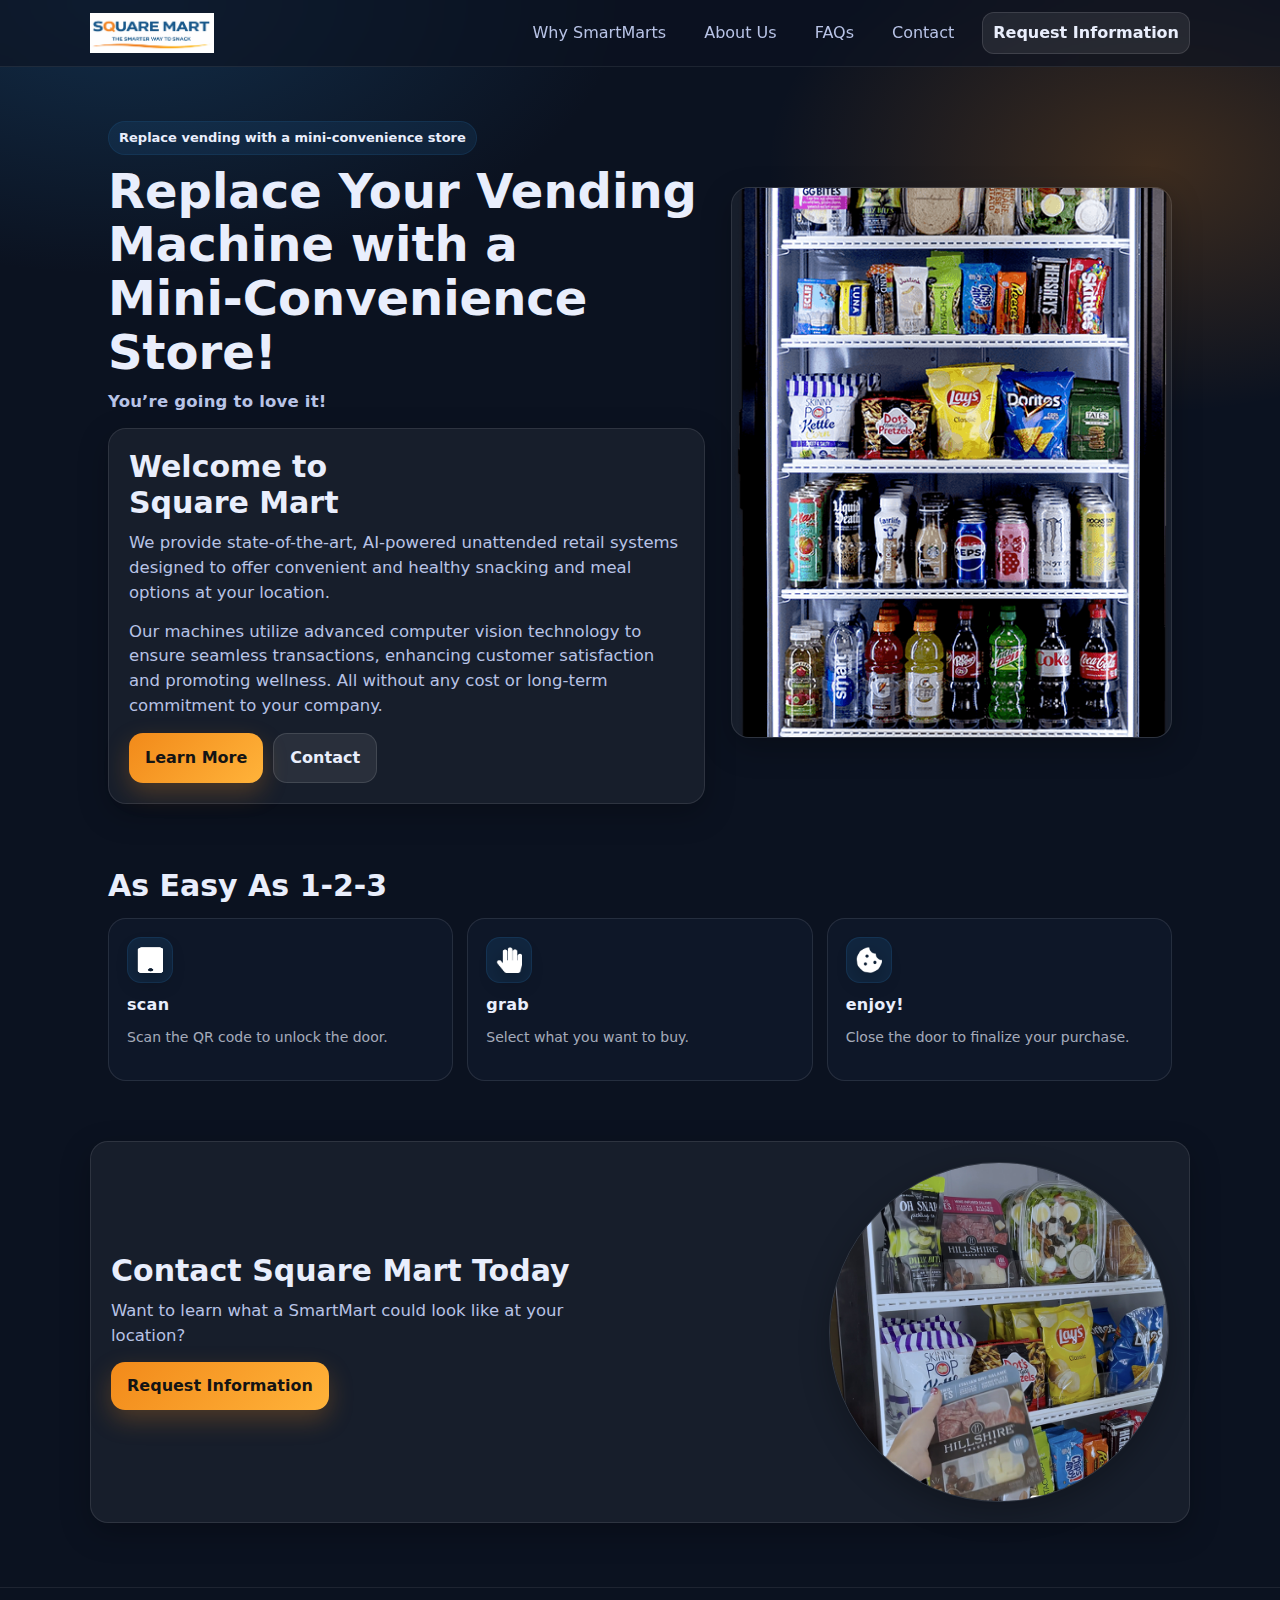
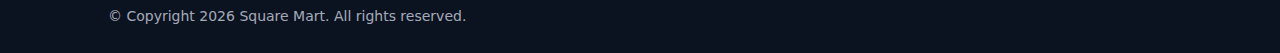
<file: index.html>
<!doctype html>
<html lang="en">
<head>
  <meta charset="utf-8"/>
  <meta name="viewport" content="width=device-width,initial-scale=1"/>
  <title>Home | Square Mart</title>
  <link rel="stylesheet" href="assets/css/style.css"/>
  <meta name="description" content="Square Mart provides AI-powered unattended retail systems: snacks, drinks, and fresh meal options with a frictionless grab-and-go experience."/>
</head>
<body>
  <header class="topbar">
    <div class="container nav">
      <a class="brand" href="index.html" aria-label="Square Mart Home">
        <img src="assets/img/smart-mart-logo-1.png" alt="Square Mart logo"/>
      </a>
      <nav class="navlinks" aria-label="Primary">
        <a class="" href="why-smartmarts/">Why SmartMarts</a>
        <a class="" href="about-us/">About Us</a>
        <a class="" href="faqs/">FAQs</a>
        <a class="" href="contact/">Contact</a>
        <a class="button secondary" href="contact/">Request Information</a>
      </nav>
    </div>
  </header>

  
<main>
  <section class="hero">
    <div class="container heroGrid">
      <div>
        <div class="kicker">Replace vending with a mini-convenience store</div>
        <h1>Replace Your Vending Machine with a Mini‑Convenience Store!</h1>
        <p class="hEyebrow">You’re going to love it!</p>

        <div class="card">
          <h2>Welcome to<br/>Square Mart</h2>
          <p>We provide state-of-the-art, AI-powered unattended retail systems designed to offer convenient and healthy snacking and meal options at your location.</p>
          <p>Our machines utilize advanced computer vision technology to ensure seamless transactions, enhancing customer satisfaction and promoting wellness. All without any cost or long-term commitment to your company.</p>
          <div style="display:flex; gap:10px; flex-wrap:wrap; margin-top: 10px">
            <a class="button" href="why-smartmarts/">Learn More</a>
            <a class="button secondary" href="contact/">Contact</a>
          </div>
        </div>
      </div>

      <div class="heroCard">
        <img class="heroImg" src="assets/img/All-In-One-Straight4-trimmed.png" alt="SmartMart refrigerated grab-and-go machine"/>
      </div>
    </div>
  </section>

  <section class="section">
    <div class="container">
      <h2>As Easy As 1‑2‑3</h2>
      <div class="grid3" style="margin-top:14px">
        <div class="step">
          <div class="stepIcon"><img src="assets/img/mobile.png" alt="Phone icon"/></div>
          <div class="stepTitle">scan</div>
          <p class="small">Scan the QR code to unlock the door.</p>
        </div>
        <div class="step">
          <div class="stepIcon"><img src="assets/img/hand-paper.png" alt="Hand icon"/></div>
          <div class="stepTitle">grab</div>
          <p class="small">Select what you want to buy.</p>
        </div>
        <div class="step">
          <div class="stepIcon"><img src="assets/img/cookie-bite.png" alt="Snack icon"/></div>
          <div class="stepTitle">enjoy!</div>
          <p class="small">Close the door to finalize your purchase.</p>
        </div>
      </div>
    </div>
  </section>

  <section class="section">
    <div class="container card">
      <div class="split">
        <div>
          <h2>Contact Square Mart Today</h2>
          <p>Want to learn what a SmartMart could look like at your location?</p>
          <a class="button" href="contact/">Request Information</a>
        </div>
        <img class="roundImg" src="assets/img/circle-image.jpg" alt="Inside a SmartMart with snacks and fresh items"/>
      </div>
    </div>
  </section>
</main>


  <footer class="footer">
    <div class="container">
      © Copyright 2026 Square Mart. All rights reserved.
    </div>
  </footer>
</body>
</html>
</file>
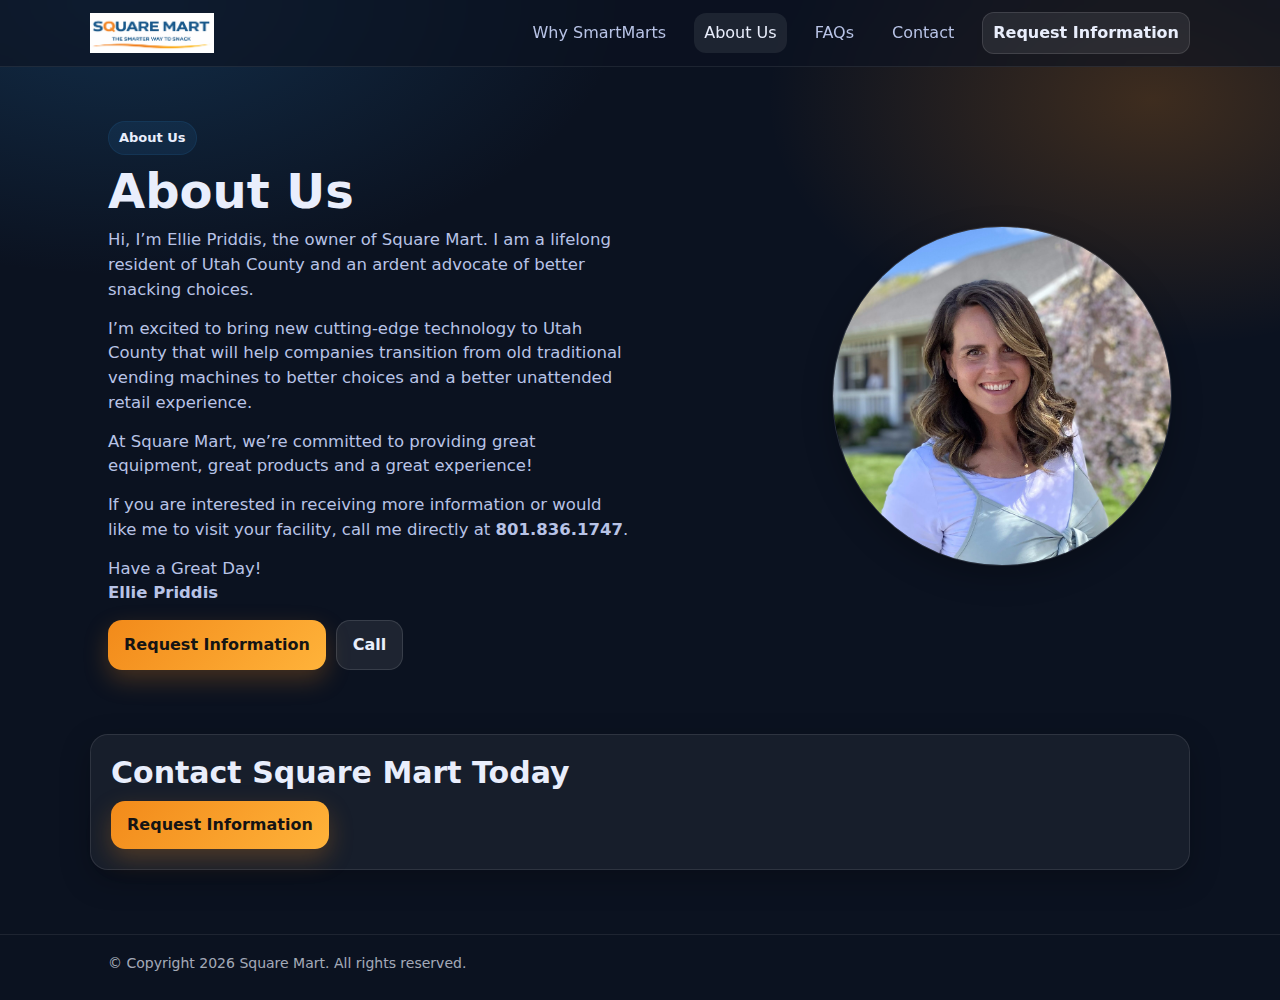
<file: about-us/index.html>
<!doctype html>
<html lang="en">
<head>
  <meta charset="utf-8"/>
  <meta name="viewport" content="width=device-width,initial-scale=1"/>
  <title>About Us | Square Mart</title>
  <link rel="stylesheet" href="../assets/css/style.css"/>
  <meta name="description" content="Square Mart provides AI-powered unattended retail systems: snacks, drinks, and fresh meal options with a frictionless grab-and-go experience."/>
</head>
<body>
  <header class="topbar">
    <div class="container nav">
      <a class="brand" href="../index.html" aria-label="Square Mart Home">
        <img src="../assets/img/smart-mart-logo-1.png" alt="Square Mart logo"/>
      </a>
      <nav class="navlinks" aria-label="Primary">
        <a class="" href="../why-smartmarts/">Why SmartMarts</a>
        <a class="active" href="../about-us/">About Us</a>
        <a class="" href="../faqs/">FAQs</a>
        <a class="" href="../contact/">Contact</a>
        <a class="button secondary" href="../contact/">Request Information</a>
      </nav>
    </div>
  </header>

  
<main>
  <section class="hero">
    <div class="container split">
      <div>
        <div class="kicker">About Us</div>
        <h1>About Us</h1>
        <p>Hi, I’m Ellie Priddis, the owner of Square Mart. I am a lifelong resident of Utah County and an ardent advocate of better snacking choices.</p>
        <p>I’m excited to bring new cutting-edge technology to Utah County that will help companies transition from old traditional vending machines to better choices and a better unattended retail experience.</p>
        <p>At Square Mart, we’re committed to providing great equipment, great products and a great experience!</p>
        <p>If you are interested in receiving more information or would like me to visit your facility, call me directly at <strong>801.836.1747</strong>.</p>
        <p>Have a Great Day!<br/><strong>Ellie Priddis</strong></p>
        <div style="display:flex;gap:10px;flex-wrap:wrap">
          <a class="button" href="../contact/">Request Information</a>
          <a class="button secondary" href="tel:+18018361747">Call</a>
        </div>
      </div>
      <img class="roundImg" src="../assets/img/IMG_0087.jpg" alt="Ellie Priddis"/>
    </div>
  </section>

  <section class="section">
    <div class="container card">
      <h2>Contact Square Mart Today</h2>
      <a class="button" href="../contact/">Request Information</a>
    </div>
  </section>
</main>


  <footer class="footer">
    <div class="container">
      © Copyright 2026 Square Mart. All rights reserved.
    </div>
  </footer>
</body>
</html>
</file>
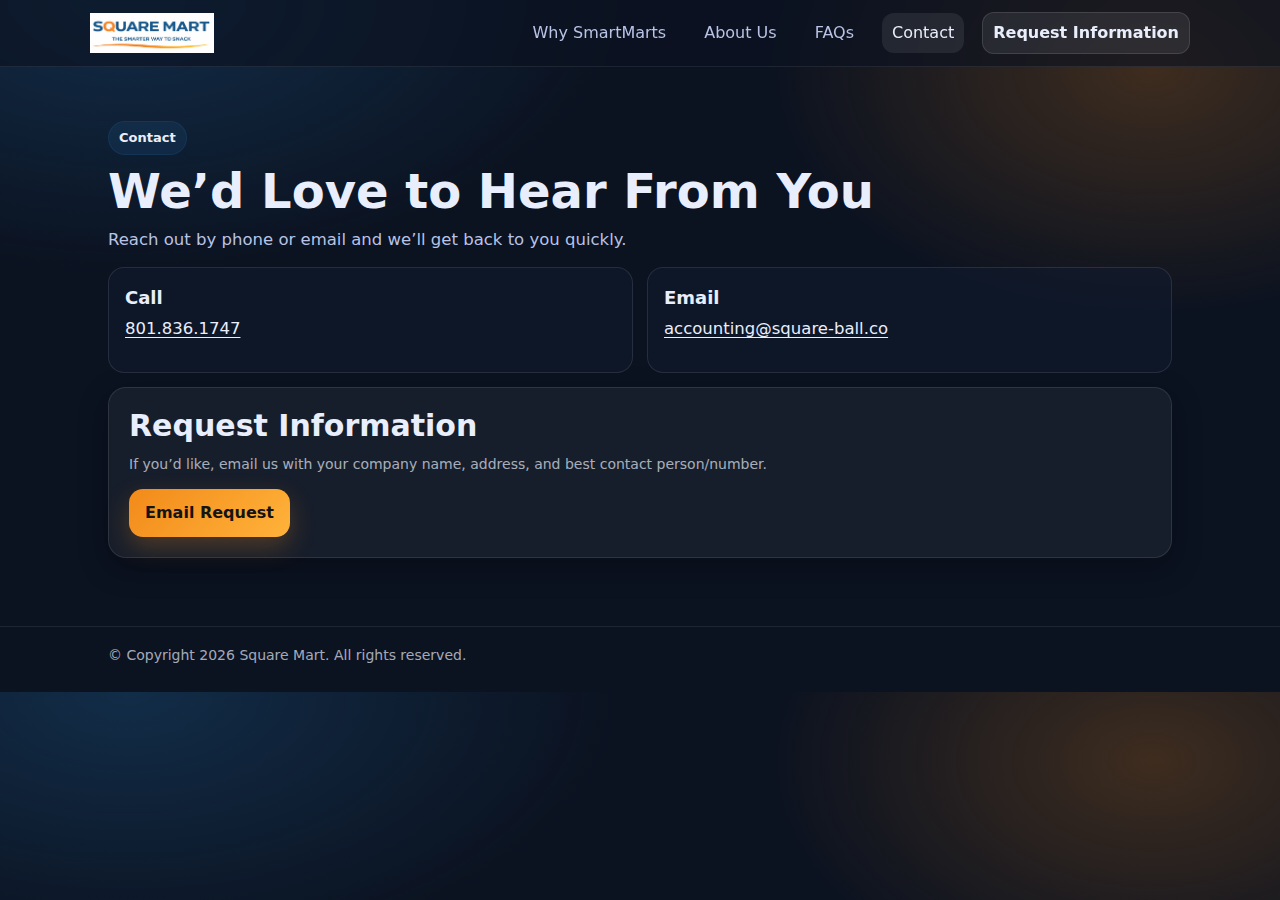
<file: contact/index.html>
<!doctype html>
<html lang="en">
<head>
  <meta charset="utf-8"/>
  <meta name="viewport" content="width=device-width,initial-scale=1"/>
  <title>Contact | Square Mart</title>
  <link rel="stylesheet" href="../assets/css/style.css"/>
  <meta name="description" content="Square Mart provides AI-powered unattended retail systems: snacks, drinks, and fresh meal options with a frictionless grab-and-go experience."/>
</head>
<body>
  <header class="topbar">
    <div class="container nav">
      <a class="brand" href="../index.html" aria-label="Square Mart Home">
        <img src="../assets/img/smart-mart-logo-1.png" alt="Square Mart logo"/>
      </a>
      <nav class="navlinks" aria-label="Primary">
        <a class="" href="../why-smartmarts/">Why SmartMarts</a>
        <a class="" href="../about-us/">About Us</a>
        <a class="" href="../faqs/">FAQs</a>
        <a class="active" href="../contact/">Contact</a>
        <a class="button secondary" href="../contact/">Request Information</a>
      </nav>
    </div>
  </header>

  
<main>
  <section class="hero">
    <div class="container">
      <div class="kicker">Contact</div>
      <h1>We’d Love to Hear From You</h1>
      <p>Reach out by phone or email and we’ll get back to you quickly.</p>

      <div class="contactGrid" style="margin-top:14px">
        <div class="contactItem">
          <h3>Call</h3>
          <p><a href="tel:+18018361747">801.836.1747</a></p>
        </div>
        <div class="contactItem">
          <h3>Email</h3>
          <p><a href="mailto:accounting@square-ball.co">accounting@square-ball.co</a></p>
        </div>
      </div>

      <div class="card" style="margin-top:14px">
        <h2>Request Information</h2>
        <p class="small">If you’d like, email us with your company name, address, and best contact person/number.</p>
        <a class="button" href="mailto:accounting@square-ball.co?subject=Square%20Mart%20Request%20Information">Email Request</a>
      </div>
    </div>
  </section>
</main>


  <footer class="footer">
    <div class="container">
      © Copyright 2026 Square Mart. All rights reserved.
    </div>
  </footer>
</body>
</html>
</file>
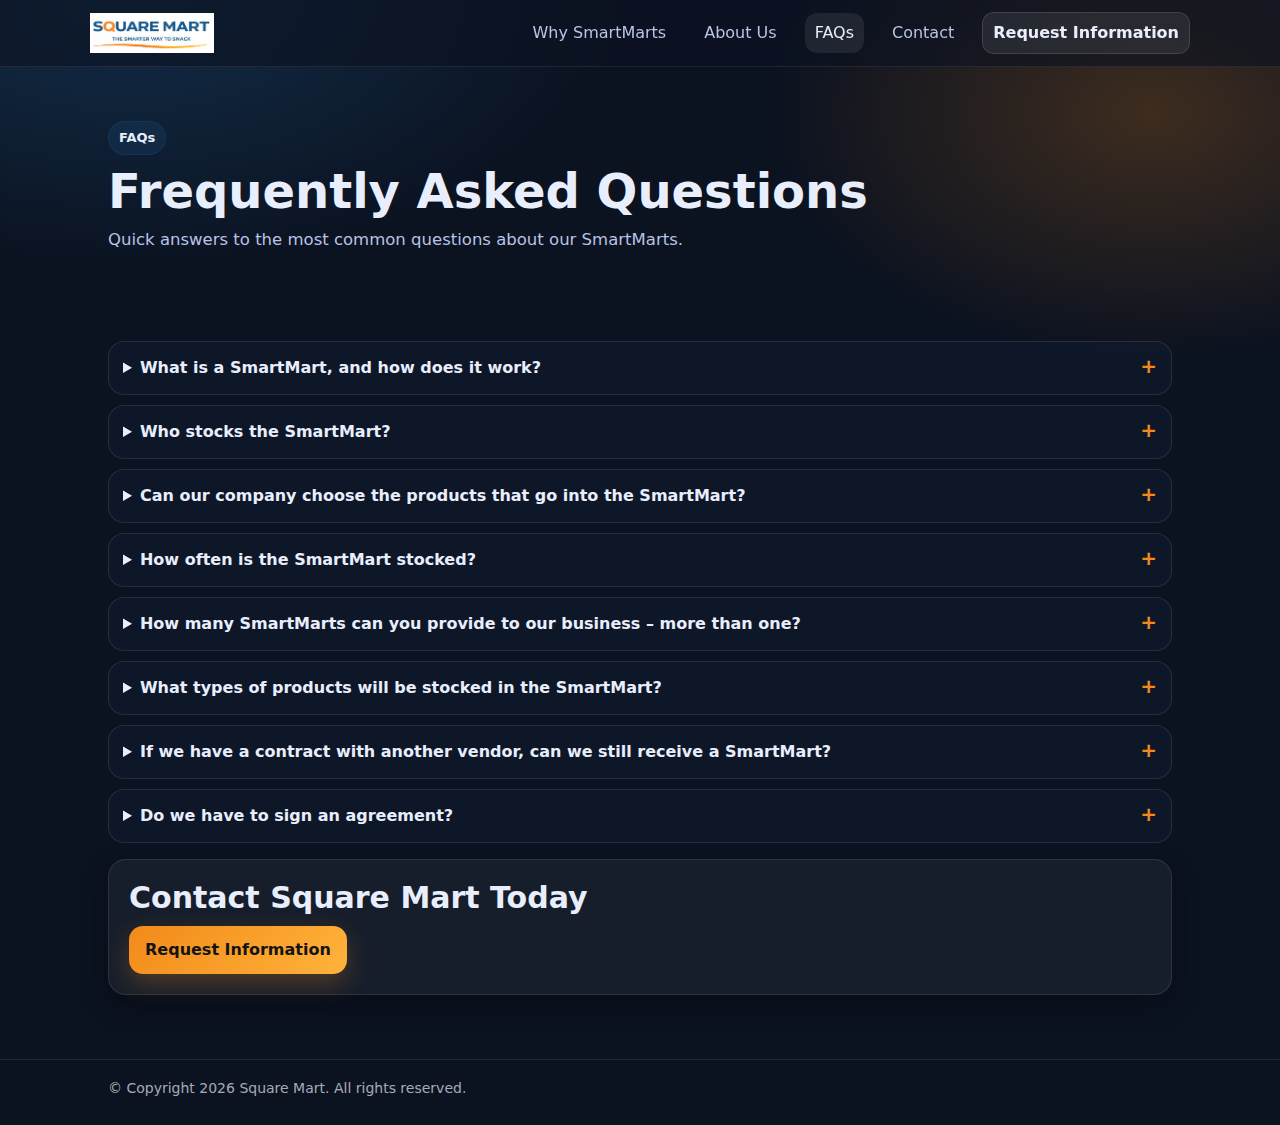
<file: faqs/index.html>
<!doctype html>
<html lang="en">
<head>
  <meta charset="utf-8"/>
  <meta name="viewport" content="width=device-width,initial-scale=1"/>
  <title>FAQs | Square Mart</title>
  <link rel="stylesheet" href="../assets/css/style.css"/>
  <meta name="description" content="Square Mart provides AI-powered unattended retail systems: snacks, drinks, and fresh meal options with a frictionless grab-and-go experience."/>
</head>
<body>
  <header class="topbar">
    <div class="container nav">
      <a class="brand" href="../index.html" aria-label="Square Mart Home">
        <img src="../assets/img/smart-mart-logo-1.png" alt="Square Mart logo"/>
      </a>
      <nav class="navlinks" aria-label="Primary">
        <a class="" href="../why-smartmarts/">Why SmartMarts</a>
        <a class="" href="../about-us/">About Us</a>
        <a class="active" href="../faqs/">FAQs</a>
        <a class="" href="../contact/">Contact</a>
        <a class="button secondary" href="../contact/">Request Information</a>
      </nav>
    </div>
  </header>

  
<main>
  <section class="hero">
    <div class="container">
      <div class="kicker">FAQs</div>
      <h1>Frequently Asked Questions</h1>
      <p>Quick answers to the most common questions about our SmartMarts.</p>
    </div>
  </section>

  <section class="section">
    <div class="container faq">
      <details>
        <summary>What is a SmartMart, and how does it work?</summary>
        <p>Our SmartMarts use advanced AI vision technology to track inventory and transactions in real-time, allowing customers to grab items and walk away without the need for scanning or checkout lines. Get a curated selection of old favorites, healthier choices and chilled and fresh meal options.</p>
        <p>Unlike traditional vending machines, which require customers to select and pay for items before dispensing, our SmartMarts allow you to pick up and evaluate items before you decide to buy them.</p>
      </details>

      <details>
        <summary>Who stocks the SmartMart?</summary>
        <p>We do. We will monitor, stock and service the equipment as often is necessary. We are well trained to ensure that the quality of service provided is far superior to anything you may have experienced before with traditional vending machines. We are local residents of our community and are therefore eager to share our commitment to offering a great experience to your employees/customers.</p>
      </details>

      <details>
        <summary>Can our company choose the products that go into the SmartMart?</summary>
        <p>Yes – your company can be instrumental in the products that are offered. We believe it is important to provide a good variety of traditional, healthy, chilled and fresh products in order to satisfy everyone. We will initially fill the machine with the most popular products selling in our area. Later, we will meet with you to discuss changes to the selections and your suggestions – and may offer some free product sampling events as well.</p>
      </details>

      <details>
        <summary>How often is the SmartMart stocked?</summary>
        <p>Typically, about once a week. Our equipment is equipped with wireless remote monitoring technology so we know if a product selection is running low. If it is determined that it needs to be serviced more often than once each week, we can set up a more frequent service schedule.</p>
      </details>

      <details>
        <summary>How many SmartMarts can you provide to our business – more than one?</summary>
        <p>First, we need to evaluate the volume of foot traffic on a daily basis. We also need to consider the physical layout of your facility. Large businesses, office parks, colleges, etc. may have enough demand for multiple SmartMarkets. We’ll work together to determine the needs for your employees and customers.</p>
      </details>

      <details>
        <summary>What types of products will be stocked in the SmartMart?</summary>
        <p>Your SmartMart will carry what your employees and customers are buying the most. Likely you’ll have a combination of traditional items like Coke and Snickers, healthier choices like you would find at Trader Joes and Whole Foods, chilled items like yogurts and snack kits and fresh items like salads and sandwiches.</p>
      </details>

      <details>
        <summary>If we have a contract with another vendor, can we still receive a SmartMart?</summary>
        <p>Almost always. Some contracts are exclusive only to “traditional” vending products (e.g. Snickers, Coke, etc.). So, your SmartMarket will focus on the healthier and fresh options that the vending machine is not providing. Later, when your contract ends we can provide those traditional vending items for you as well.</p>
      </details>

      <details>
        <summary>Do we have to sign an agreement?</summary>
        <p>We ask that you sign a basic agreement that outlines the relationship between your location and us – just so everyone is comfortable. This contract has no time commitment. It basically states that we will be responsible for keeping the SmartMart stocked and maintained.</p>
      </details>

      <div class="card" style="margin-top:16px">
        <h2>Contact Square Mart Today</h2>
        <a class="button" href="../contact/">Request Information</a>
      </div>
    </div>
  </section>
</main>


  <footer class="footer">
    <div class="container">
      © Copyright 2026 Square Mart. All rights reserved.
    </div>
  </footer>
</body>
</html>
</file>
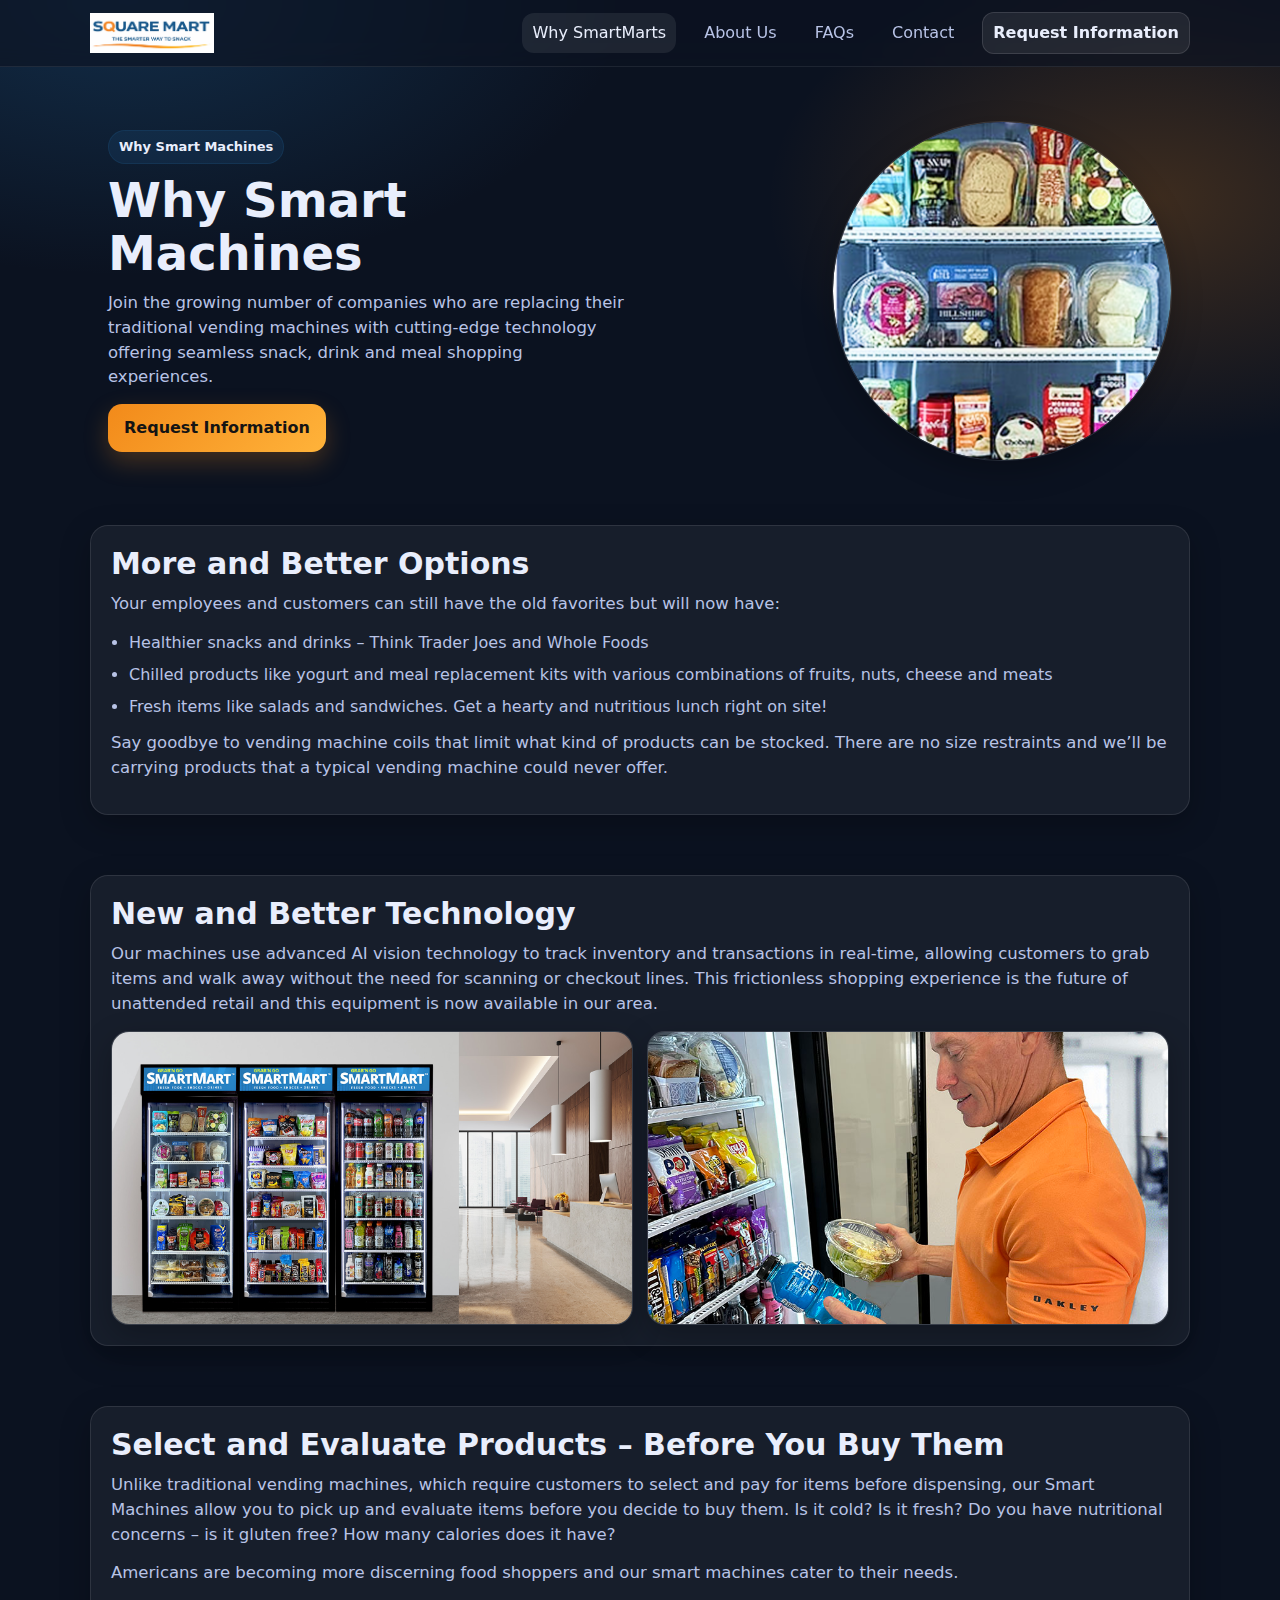
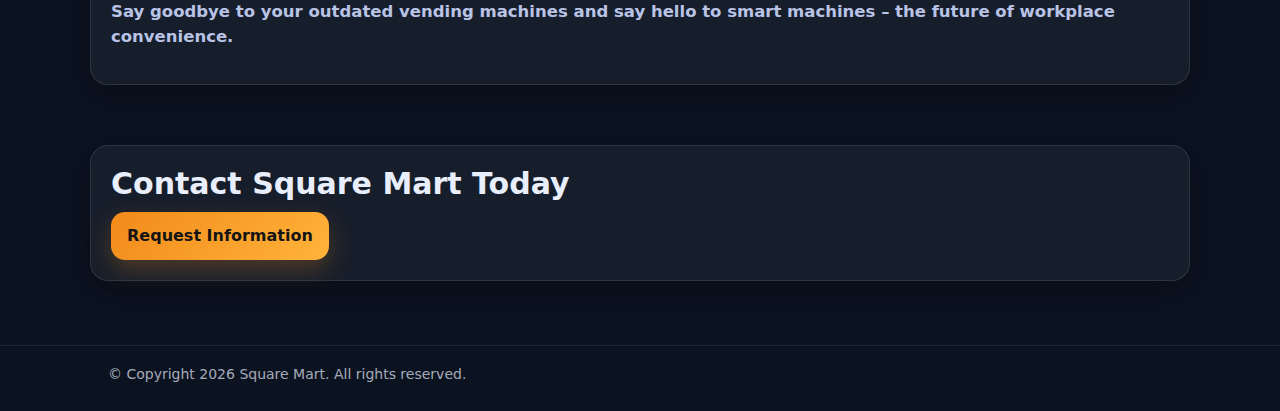
<file: why-smartmarts/index.html>
<!doctype html>
<html lang="en">
<head>
  <meta charset="utf-8"/>
  <meta name="viewport" content="width=device-width,initial-scale=1"/>
  <title>Why SmartMarts | Square Mart</title>
  <link rel="stylesheet" href="../assets/css/style.css"/>
  <meta name="description" content="Square Mart provides AI-powered unattended retail systems: snacks, drinks, and fresh meal options with a frictionless grab-and-go experience."/>
</head>
<body>
  <header class="topbar">
    <div class="container nav">
      <a class="brand" href="../index.html" aria-label="Square Mart Home">
        <img src="../assets/img/smart-mart-logo-1.png" alt="Square Mart logo"/>
      </a>
      <nav class="navlinks" aria-label="Primary">
        <a class="active" href="../why-smartmarts/">Why SmartMarts</a>
        <a class="" href="../about-us/">About Us</a>
        <a class="" href="../faqs/">FAQs</a>
        <a class="" href="../contact/">Contact</a>
        <a class="button secondary" href="../contact/">Request Information</a>
      </nav>
    </div>
  </header>

  
<main>
  <section class="hero">
    <div class="container split">
      <div>
        <div class="kicker">Why Smart Machines</div>
        <h1>Why Smart Machines</h1>
        <p>Join the growing number of companies who are replacing their traditional vending machines with cutting-edge technology offering seamless snack, drink and meal shopping experiences.</p>
        <a class="button" href="../contact/">Request Information</a>
      </div>
      <img class="roundImg" src="../assets/img/option.png" alt="Chilled and fresh options inside a SmartMart"/>
    </div>
  </section>

  <section class="section">
    <div class="container card">
      <h2>More and Better Options</h2>
      <p>Your employees and customers can still have the old favorites but will now have:</p>
      <ul class="bullets">
        <li>Healthier snacks and drinks – Think Trader Joes and Whole Foods</li>
        <li>Chilled products like yogurt and meal replacement kits with various combinations of fruits, nuts, cheese and meats</li>
        <li>Fresh items like salads and sandwiches. Get a hearty and nutritious lunch right on site!</li>
      </ul>
      <p style="margin-top:12px">Say goodbye to vending machine coils that limit what kind of products can be stocked. There are no size restraints and we’ll be carrying products that a typical vending machine could never offer.</p>
    </div>
  </section>

  <section class="section">
    <div class="container card">
      <h2>New and Better Technology</h2>
      <p>Our machines use advanced AI vision technology to track inventory and transactions in real-time, allowing customers to grab items and walk away without the need for scanning or checkout lines. This frictionless shopping experience is the future of unattended retail and this equipment is now available in our area.</p>
      <div class="grid3" style="grid-template-columns: 1fr 1fr; margin-top:14px">
        <div class="heroCard" style="margin:0">
          <img class="heroImg" style="aspect-ratio: 16/9" src="../assets/img/hotel3.jpg" alt="SmartMart machines in a modern lobby"/>
        </div>
        <div class="heroCard" style="margin:0">
          <img class="heroImg" style="aspect-ratio: 16/9" src="../assets/img/customer3.jpg" alt="Customer selecting items from a SmartMart"/>
        </div>
      </div>
    </div>
  </section>

  <section class="section">
    <div class="container card">
      <h2>Select and Evaluate Products – Before You Buy Them</h2>
      <p>Unlike traditional vending machines, which require customers to select and pay for items before dispensing, our Smart Machines allow you to pick up and evaluate items before you decide to buy them. Is it cold? Is it fresh? Do you have nutritional concerns – is it gluten free? How many calories does it have?</p>
      <p>Americans are becoming more discerning food shoppers and our smart machines cater to their needs.</p>
      <p><strong>Say goodbye to your outdated vending machines and say hello to smart machines – the future of workplace convenience.</strong></p>
    </div>
  </section>

  <section class="section">
    <div class="container card">
      <h2>Contact Square Mart Today</h2>
      <a class="button" href="../contact/">Request Information</a>
    </div>
  </section>
</main>


  <footer class="footer">
    <div class="container">
      © Copyright 2026 Square Mart. All rights reserved.
    </div>
  </footer>
</body>
</html>
</file>
<file: assets/css/style.css>
:root{
  --bg:#0b1220;
  --card:#101a2f;
  --text:#e9eefc;
  --muted:#b8c3e6;
  --brand:#1f5f93;
  --accent:#f28a1a;
  --max:1100px;
  --radius:18px;
  --shadow: 0 10px 30px rgba(0,0,0,.25);
}
*{box-sizing:border-box}
html,body{margin:0;padding:0}
body{
  font-family: system-ui, -apple-system, Segoe UI, Roboto, Helvetica, Arial, sans-serif;
  line-height:1.5;
  color:var(--text);
  background:
    radial-gradient(900px 500px at 10% 0%, rgba(31,95,147,.35), transparent 55%),
    radial-gradient(700px 450px at 90% 10%, rgba(242,138,26,.22), transparent 55%),
    var(--bg);
}
a{color:inherit;text-decoration:none}
a:hover{opacity:.92}
img{max-width:100%;height:auto;display:block}
.container{max-width:var(--max);margin:0 auto;padding:0 18px}
.topbar{
  position:sticky;top:0;z-index:50;
  backdrop-filter: blur(10px);
  background: rgba(11,18,32,.62);
  border-bottom: 1px solid rgba(255,255,255,.08);
}
.nav{
  display:flex;align-items:center;justify-content:space-between;
  gap:16px;padding:12px 0;
}
.brand{display:flex;align-items:center;gap:12px;min-width: 180px;}
.brand img{height:40px;width:auto}
.navlinks{display:flex;gap:18px;align-items:center;flex-wrap:wrap;justify-content:flex-end}
.navlinks a{padding:8px 10px;border-radius:12px;color:var(--muted);}
.navlinks a.active,.navlinks a:hover{background: rgba(255,255,255,.08);color: var(--text);}
.button{
  display:inline-flex;align-items:center;justify-content:center;
  padding:12px 16px;border-radius:14px;
  background: linear-gradient(135deg, var(--accent), #ffb33a);
  color:#141414;font-weight:700;
  box-shadow: 0 10px 24px rgba(242,138,26,.25);
  border:0;
}
.button.secondary{
  background: rgba(255,255,255,.08);
  color: var(--text);
  box-shadow: none;
  border: 1px solid rgba(255,255,255,.12);
}
.hero{padding:54px 0 34px;}
.heroGrid{display:grid;grid-template-columns: 1.15fr .85fr;gap:26px;align-items:center;}
.hEyebrow{color: var(--muted);font-weight:600;letter-spacing:.2px;}
h1{font-size: clamp(30px, 4vw, 48px);line-height:1.12;margin:10px 0 10px}
h2{font-size: clamp(22px, 2.4vw, 30px);line-height:1.2;margin:0 0 10px}
p{margin: 0 0 14px;color: var(--muted);font-size: 16.5px}
.heroCard{
  background: rgba(255,255,255,.05);
  border: 1px solid rgba(255,255,255,.10);
  border-radius: var(--radius);
  box-shadow: var(--shadow);
  overflow:hidden;
}
.heroCard .pad{padding:18px}
.heroImg{width:100%;aspect-ratio: 4/5;object-fit: cover;}
.section{padding:30px 0}
.card{
  background: rgba(255,255,255,.05);
  border: 1px solid rgba(255,255,255,.10);
  border-radius: var(--radius);
  box-shadow: var(--shadow);
  padding:20px;
}
.grid3{display:grid;grid-template-columns: repeat(3, 1fr);gap:14px;}
.step{
  display:flex;flex-direction:column;gap:10px;
  padding:18px;background: rgba(16,26,47,.6);
  border: 1px solid rgba(255,255,255,.10);
  border-radius: var(--radius);
}
.stepIcon{
  width:46px;height:46px;border-radius:14px;
  display:grid;place-items:center;
  background: rgba(31,95,147,.22);
  border: 1px solid rgba(31,95,147,.25);
}
.stepIcon img{width:26px;height:26px;filter: drop-shadow(0 6px 10px rgba(0,0,0,.35))}
.stepTitle{font-weight:800;text-transform:lowercase;letter-spacing:.3px}
.split{display:grid;grid-template-columns: 1fr 1fr;gap:18px;align-items:center;}
.roundImg{
  width: min(340px, 100%);
  aspect-ratio: 1/1;
  border-radius: 999px;
  object-fit: cover;
  border: 1px solid rgba(255,255,255,.12);
  box-shadow: var(--shadow);
  margin-left:auto;
}
.kicker{
  display:inline-flex;align-items:center;gap:10px;
  padding:6px 10px;border-radius: 999px;
  background: rgba(31,95,147,.18);
  border: 1px solid rgba(31,95,147,.22);
  color: var(--text);font-weight:700;font-size: 13px;
}
.bullets{margin:10px 0 0 0;padding-left: 18px;color: var(--muted)}
.bullets li{margin:8px 0}
.faq details{
  background: rgba(16,26,47,.6);
  border: 1px solid rgba(255,255,255,.10);
  border-radius: 16px;
  padding:14px;margin:10px 0;
}
.faq summary{cursor:pointer;font-weight:800;color: var(--text);}
.faq summary::-webkit-details-marker{display:none}
.faq summary:after{content:"+";float:right;font-size:20px;line-height:1;color: var(--accent);}
.faq details[open] summary:after{content:"–"}
.footer{
  margin-top: 34px;
  padding:18px 0 26px;
  border-top: 1px solid rgba(255,255,255,.08);
  color: rgba(233,238,252,.7);
  font-size: 14px;
}
.small{font-size:14px;color: rgba(233,238,252,.7)}
.contactGrid{display:grid;grid-template-columns: 1fr 1fr;gap:14px;}
.contactItem{
  background: rgba(16,26,47,.6);
  border: 1px solid rgba(255,255,255,.10);
  border-radius: 16px;
  padding: 16px;
}
.contactItem h3{margin:0 0 6px;font-size: 18px}
.contactItem a{color: var(--text);text-decoration: underline; text-underline-offset: 3px}
@media (max-width: 860px){
  .heroGrid{grid-template-columns: 1fr}
  .grid3{grid-template-columns: 1fr}
  .split{grid-template-columns: 1fr}
  .roundImg{margin-left:0}
  .contactGrid{grid-template-columns: 1fr}
}
</file>
